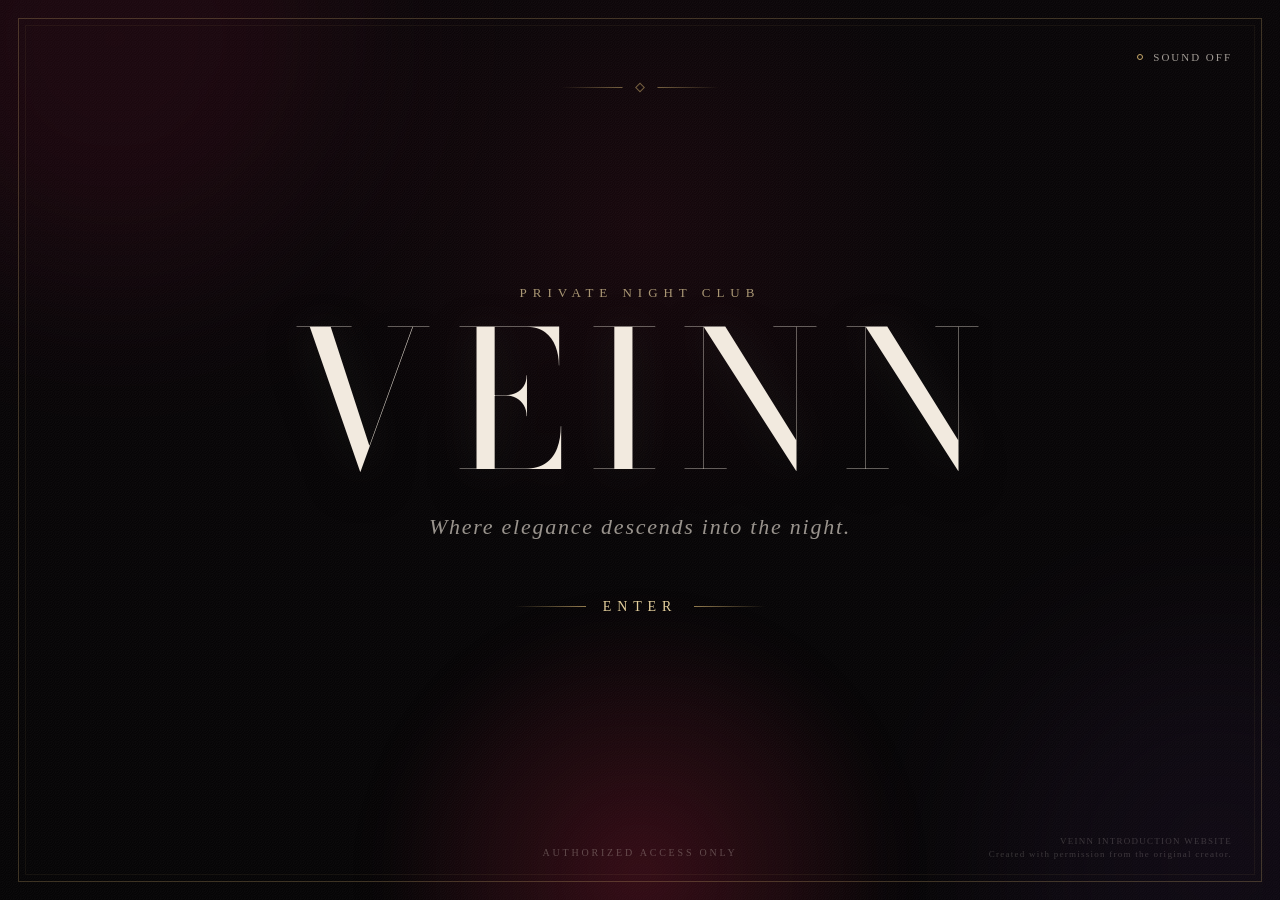
<file: index.html>
<!DOCTYPE html>
<html lang="ja">
<head>
  <meta charset="UTF-8" />
  <meta name="viewport" content="width=device-width, initial-scale=1.0" />
  <meta name="theme-color" content="#070506" />
  <meta
    name="description"
    content="VEINN — A FLOOR / B FLOOR の入口をイメージした紹介サイト"
  />
  <title>VEINN</title>

  <!-- 外部フォント。オフラインでも代替フォントで表示されます。 -->
  <link rel="preconnect" href="https://fonts.googleapis.com" />
  <link rel="preconnect" href="https://fonts.gstatic.com" crossorigin />
  <link
    href="https://fonts.googleapis.com/css2?family=Bodoni+Moda:opsz,wght@6..96,400;6..96,500&family=Noto+Serif+JP:wght@300;400;500&display=swap"
    rel="stylesheet"
  />

  <link rel="stylesheet" href="style.css" />
</head>

<body>
  <div class="site-shell" id="siteShell">
    <div class="ambient ambient--one" aria-hidden="true"></div>
    <div class="ambient ambient--two" aria-hidden="true"></div>
    <div class="grain" aria-hidden="true"></div>

    <header class="topbar">
      <button
        class="sound-toggle"
        id="soundToggle"
        type="button"
        aria-pressed="false"
        aria-label="環境音の切り替え"
      >
        <span class="sound-toggle__dot" aria-hidden="true"></span>
        <span class="sound-toggle__label">SOUND OFF</span>
      </button>
    </header>

    <main>
      <!-- INTRO -->
      <section class="screen intro-screen is-active" id="introScreen" aria-labelledby="veinnTitle">
        <div class="ornament ornament--top" aria-hidden="true">
          <span></span>
          <i></i>
          <span></span>
        </div>

        <div class="intro-content">
          <p class="eyebrow">PRIVATE NIGHT CLUB</p>

          <h1 class="logo" id="veinnTitle" aria-label="VEINN">
            <span>V</span><span>E</span><span>I</span><span>N</span><span>N</span>
          </h1>

          <p class="intro-copy">
            Where elegance descends into the night.
          </p>

          <button class="enter-button" id="enterButton" type="button">
            <span class="enter-button__line" aria-hidden="true"></span>
            <span>ENTER</span>
            <span class="enter-button__line" aria-hidden="true"></span>
          </button>
        </div>

        <div class="door-glow" aria-hidden="true"></div>

        <p class="scroll-note">AUTHORIZED ACCESS ONLY</p>
      </section>

      <!-- FLOOR SELECT -->
      <section class="screen floor-screen" id="floorScreen" aria-labelledby="floorTitle" aria-hidden="true">
        <div class="floor-heading">
          <p class="eyebrow">WELCOME TO VEINN</p>
          <h2 id="floorTitle">Choose your floor.</h2>
          <p>今夜、どちらの扉を開きますか。</p>
        </div>

        <div class="floor-grid">
          <a
            class="floor-card floor-card--a"
            href="a-floor.html"
            aria-label="A FLOORへ進む"
          >
            <span class="floor-card__watermark" aria-hidden="true">VEINN</span>
            <span class="floor-card__number">01</span>
            <div class="floor-card__content">
              <p class="floor-card__label">MAIN FLOOR</p>
              <h3>A FLOOR</h3>
              <span class="floor-card__cta">OPEN THE DOOR</span>
            </div>
            <span class="floor-card__shine" aria-hidden="true"></span>
          </a>

          <a
            class="floor-card floor-card--b"
            href="b-floor.html"
            aria-label="B FLOORへ進む"
          >
            <span class="floor-card__watermark" aria-hidden="true">VEINN</span>
            <span class="floor-card__number">02</span>
            <div class="floor-card__content">
              <p class="floor-card__label">SECOND FLOOR</p>
              <h3>B FLOOR</h3>
              <span class="floor-card__cta">DESCEND BELOW</span>
            </div>
            <span class="floor-card__shine" aria-hidden="true"></span>
          </a>
        </div>

        <button class="back-button" id="backButton" type="button">
          ← RETURN TO ENTRANCE
        </button>
      </section>
    </main>

    <footer class="credits">
      <p>VEINN INTRODUCTION WEBSITE</p>
      <p>Created with permission from the original creator.</p>
    </footer>

    <div class="transition-curtain" id="transitionCurtain" aria-hidden="true">
      <div></div>
      <div></div>
    </div>
  </div>

  <script src="script.js"></script>
</body>
</html>
</file>
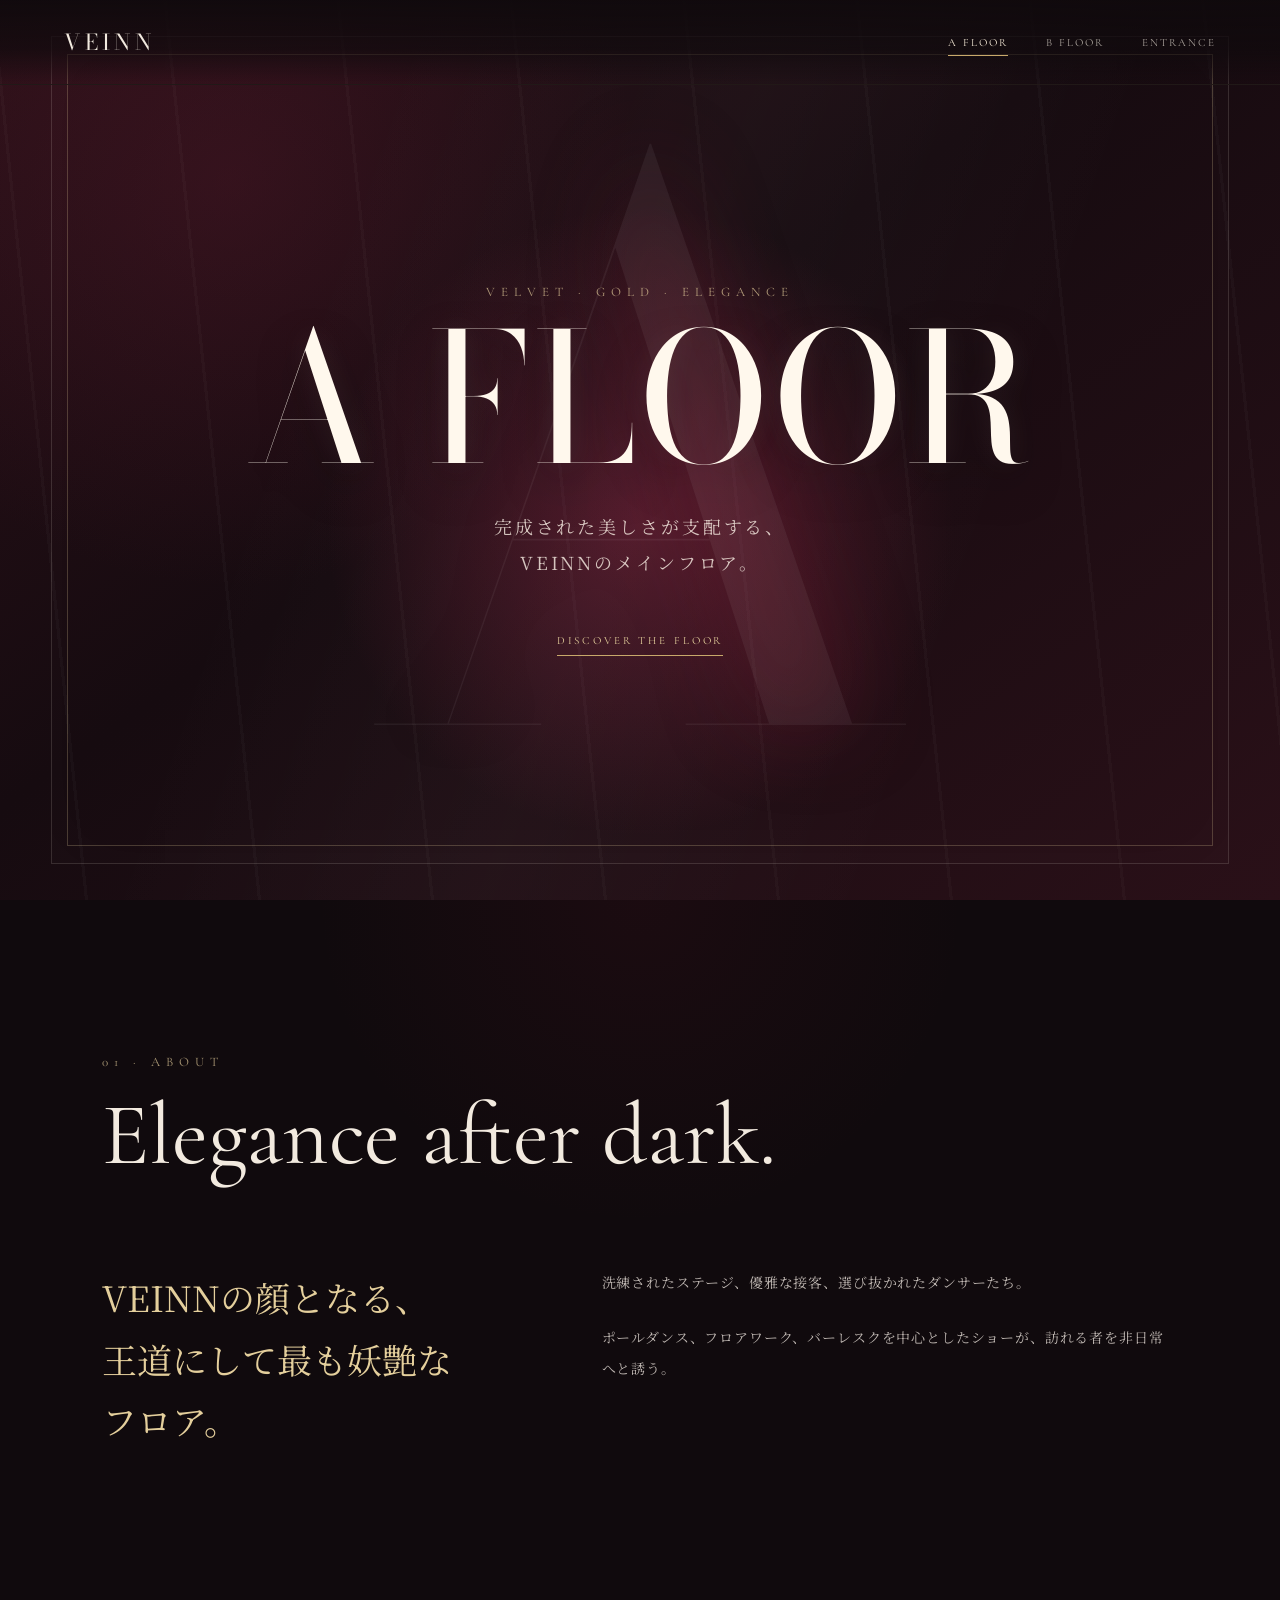
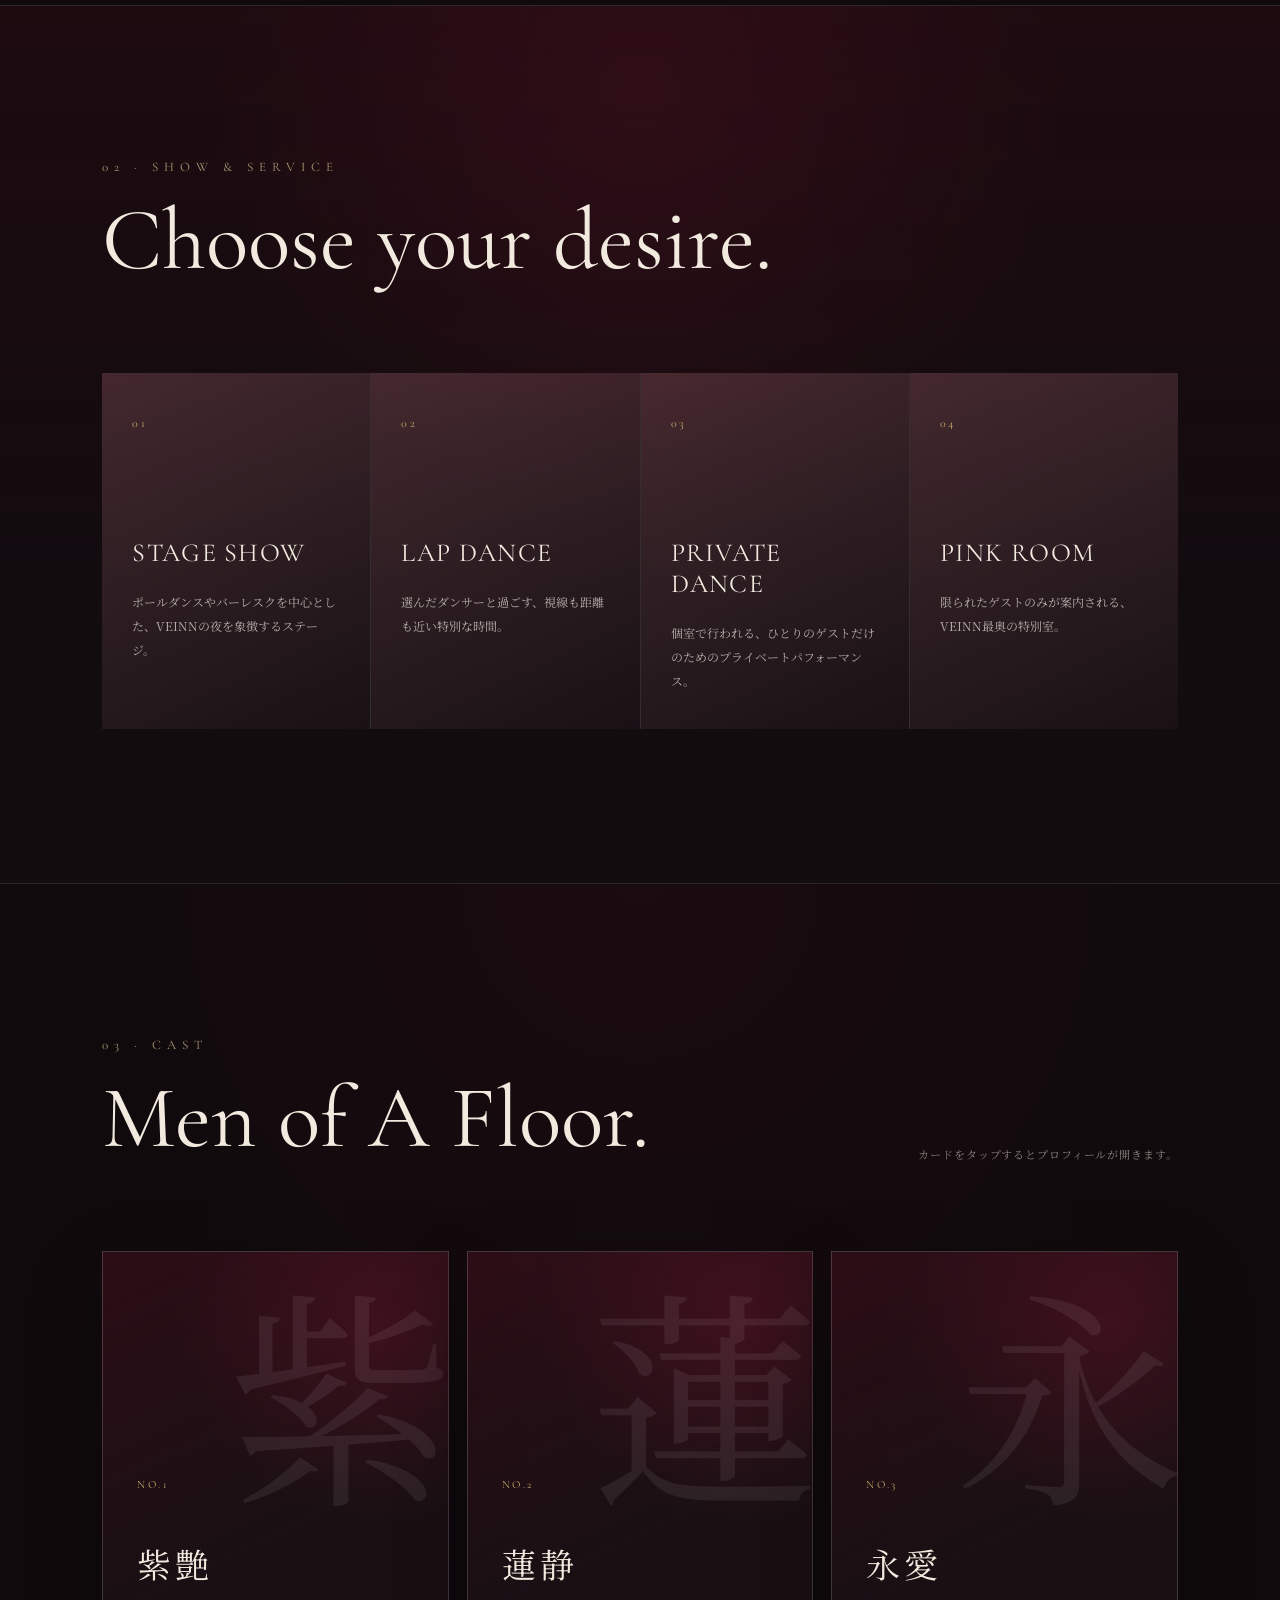
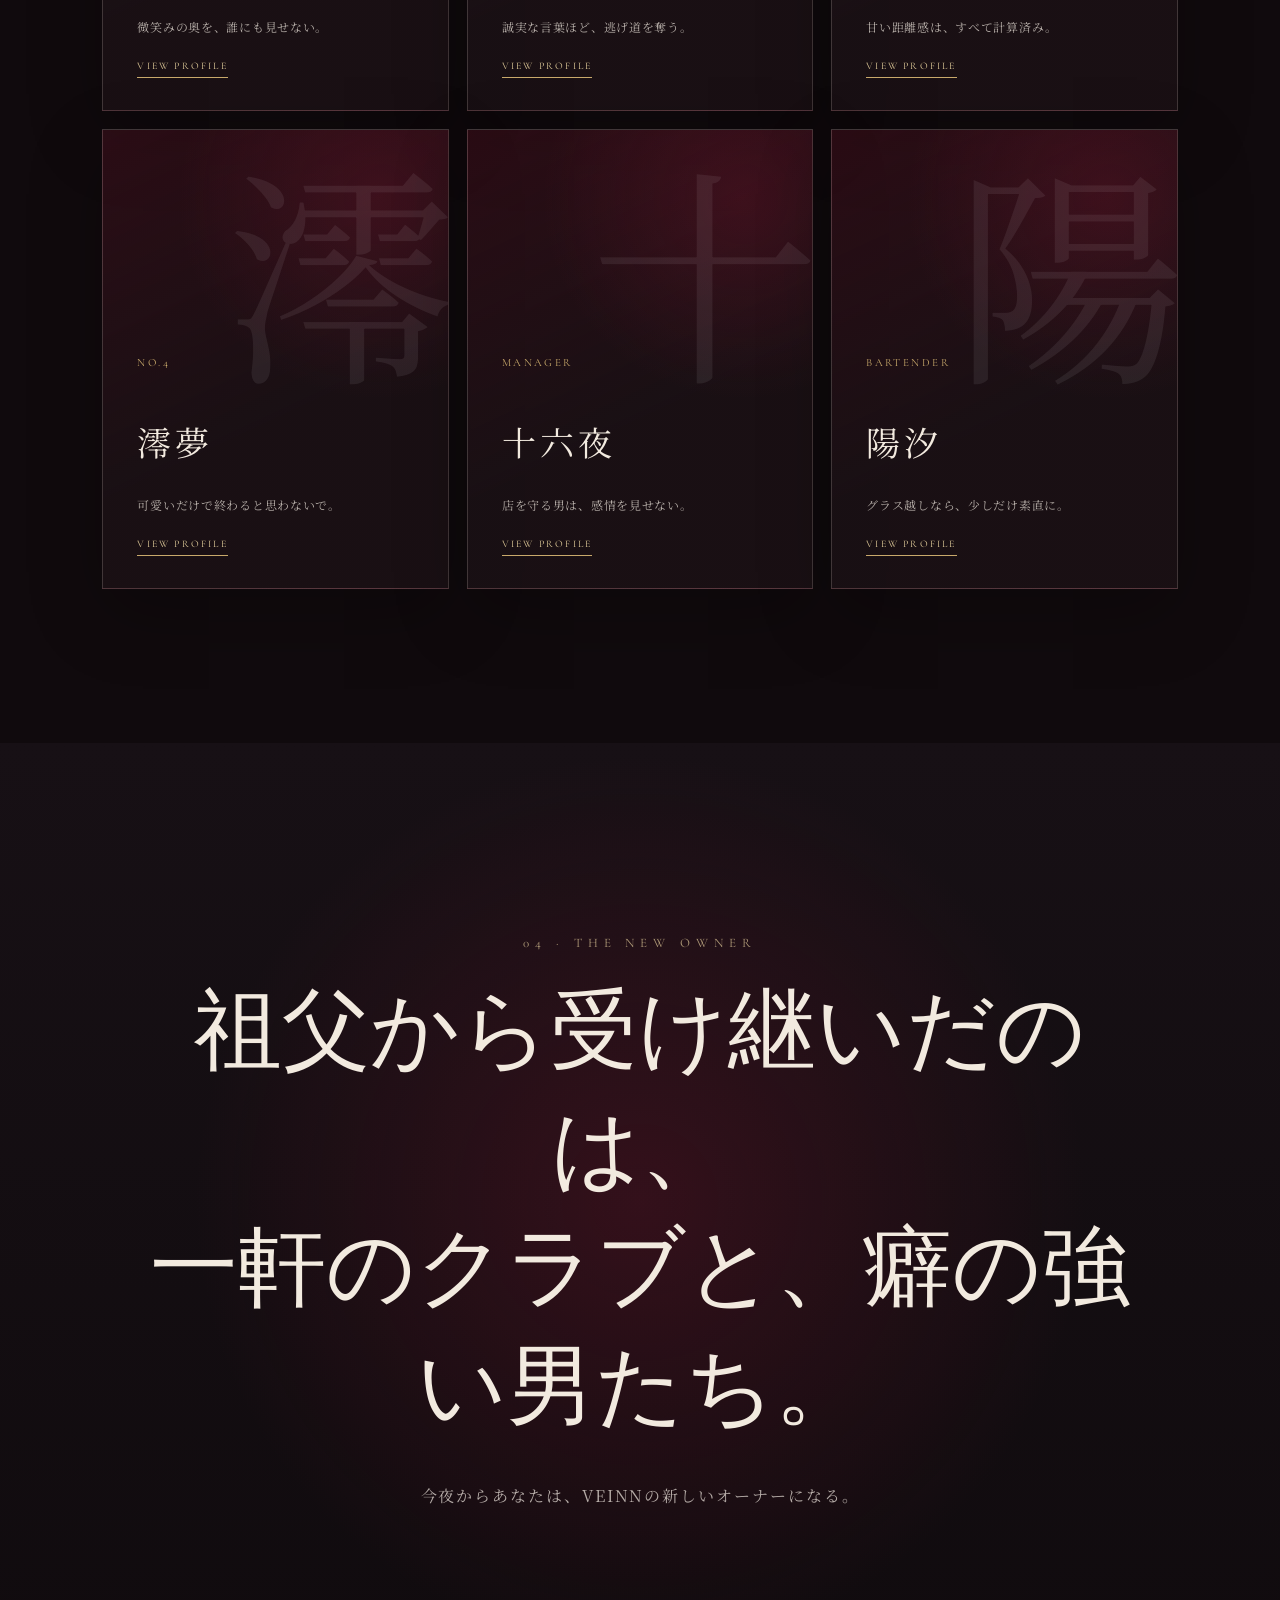
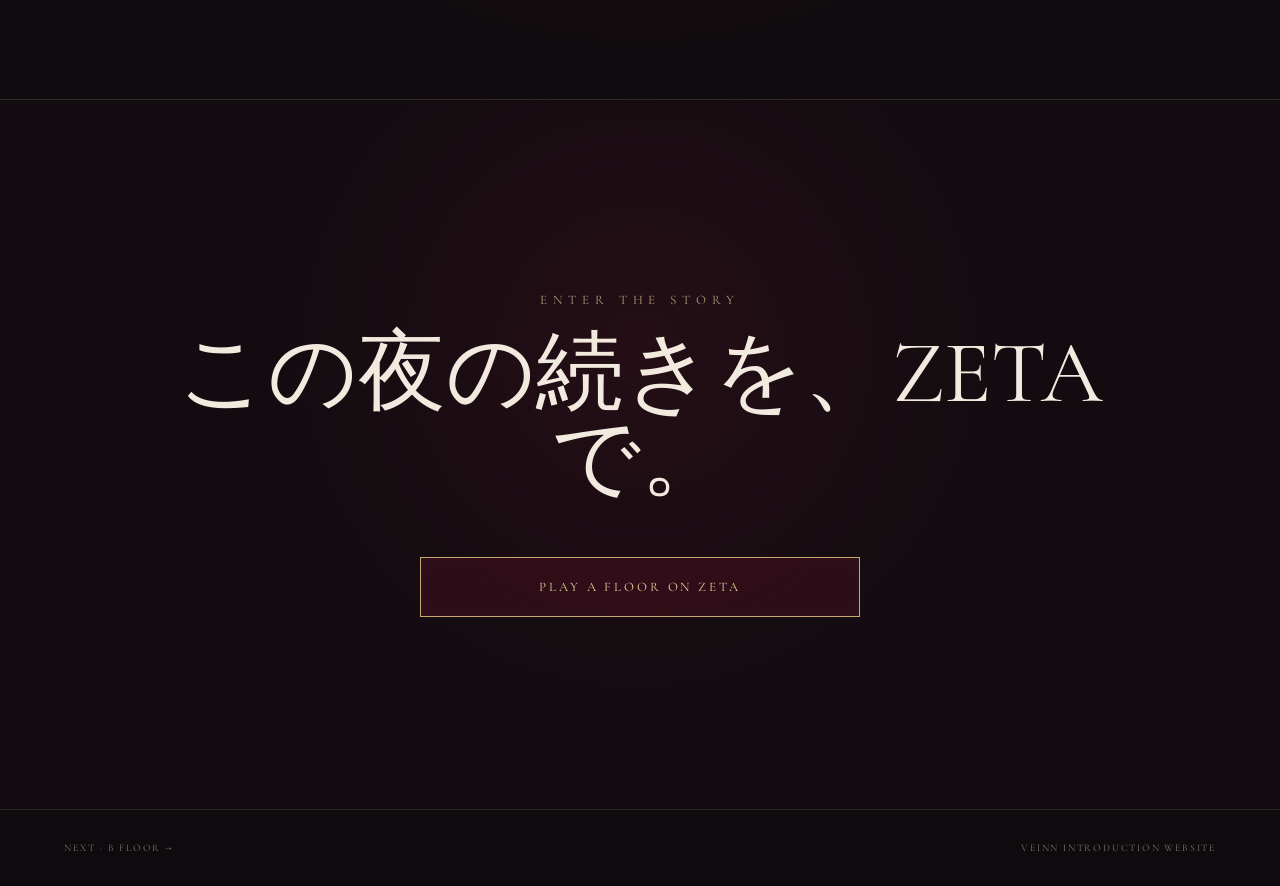
<file: a-floor.html>
<!DOCTYPE html>
<html lang="ja">
<head>
  <meta charset="UTF-8" />
  <meta name="viewport" content="width=device-width, initial-scale=1.0" />
  <meta name="theme-color" content="#090507" />
  <meta name="description" content="VEINN A FLOOR — Velvet, Gold, Elegance." />
  <title>A FLOOR — VEINN</title>
  <link rel="preconnect" href="https://fonts.googleapis.com" />
  <link rel="preconnect" href="https://fonts.gstatic.com" crossorigin />
  <link href="https://fonts.googleapis.com/css2?family=Bodoni+Moda:opsz,wght@6..96,400;6..96,500&family=Cormorant+Garamond:wght@400;500;600&family=Noto+Serif+JP:wght@300;400;500&display=swap" rel="stylesheet" />
  <link rel="stylesheet" href="style.css" />
</head>
<body class="floor-body floor-body--a">
  <header class="floor-nav">
    <a class="floor-nav__brand" href="index.html" aria-label="VEINN入口へ">VEINN</a>
    <nav aria-label="フロアナビゲーション">
      <a class="is-current" href="a-floor.html">A FLOOR</a>
      <a href="b-floor.html">B FLOOR</a>
      <a href="index.html">ENTRANCE</a>
    </nav>
  </header>

  <main class="floor-page floor-page--a">
    <section class="floor-hero floor-hero--a">
      <div class="floor-hero__veil" aria-hidden="true"></div>
      <div class="floor-hero__monogram" aria-hidden="true">A</div>
      <div class="floor-hero__content">
        <p class="eyebrow">VELVET · GOLD · ELEGANCE</p>
        <h1>A FLOOR</h1>
        <p class="floor-hero__lead">完成された美しさが支配する、<br />VEINNのメインフロア。</p>
        <a class="scroll-link" href="#about">DISCOVER THE FLOOR</a>
      </div>
    </section>

    <section class="floor-section floor-about" id="about">
      <div class="section-heading">
        <p class="eyebrow">01 · ABOUT</p>
        <h2>Elegance after dark.</h2>
      </div>
      <div class="about-grid">
        <p class="about-grid__lead">VEINNの顔となる、<br />王道にして最も妖艶なフロア。</p>
        <div class="about-grid__copy">
          <p>洗練されたステージ、優雅な接客、選び抜かれたダンサーたち。</p>
          <p>ポールダンス、フロアワーク、バーレスクを中心としたショーが、訪れる者を非日常へと誘う。</p>
        </div>
      </div>
    </section>

    <section class="floor-section service-section">
      <div class="section-heading">
        <p class="eyebrow">02 · SHOW &amp; SERVICE</p>
        <h2>Choose your desire.</h2>
      </div>
      <div class="service-grid">
        <article><span>01</span><h3>STAGE SHOW</h3><p>ポールダンスやバーレスクを中心とした、VEINNの夜を象徴するステージ。</p></article>
        <article><span>02</span><h3>LAP DANCE</h3><p>選んだダンサーと過ごす、視線も距離も近い特別な時間。</p></article>
        <article><span>03</span><h3>PRIVATE DANCE</h3><p>個室で行われる、ひとりのゲストだけのためのプライベートパフォーマンス。</p></article>
        <article><span>04</span><h3>PINK ROOM</h3><p>限られたゲストのみが案内される、VEINN最奥の特別室。</p></article>
      </div>
    </section>

    <section class="floor-section cast-section" id="cast">
      <div class="section-heading section-heading--split">
        <div><p class="eyebrow">03 · CAST</p><h2>Men of A Floor.</h2></div>
        <p>カードをタップするとプロフィールが開きます。</p>
      </div>
      <div class="cast-grid">
        <button class="cast-card" type="button" data-cast="shien"><span class="cast-card__rank">NO.1</span><span class="cast-card__initial">紫</span><span class="cast-card__name">紫艶</span><span class="cast-card__copy">微笑みの奥を、誰にも見せない。</span><span class="cast-card__cta">VIEW PROFILE</span></button>
        <button class="cast-card" type="button" data-cast="rensei"><span class="cast-card__rank">NO.2</span><span class="cast-card__initial">蓮</span><span class="cast-card__name">蓮静</span><span class="cast-card__copy">誠実な言葉ほど、逃げ道を奪う。</span><span class="cast-card__cta">VIEW PROFILE</span></button>
        <button class="cast-card" type="button" data-cast="toa"><span class="cast-card__rank">NO.3</span><span class="cast-card__initial">永</span><span class="cast-card__name">永愛</span><span class="cast-card__copy">甘い距離感は、すべて計算済み。</span><span class="cast-card__cta">VIEW PROFILE</span></button>
        <button class="cast-card" type="button" data-cast="reimu"><span class="cast-card__rank">NO.4</span><span class="cast-card__initial">澪</span><span class="cast-card__name">澪夢</span><span class="cast-card__copy">可愛いだけで終わると思わないで。</span><span class="cast-card__cta">VIEW PROFILE</span></button>
        <button class="cast-card" type="button" data-cast="izayoi"><span class="cast-card__rank">MANAGER</span><span class="cast-card__initial">十</span><span class="cast-card__name">十六夜</span><span class="cast-card__copy">店を守る男は、感情を見せない。</span><span class="cast-card__cta">VIEW PROFILE</span></button>
        <button class="cast-card" type="button" data-cast="hishio"><span class="cast-card__rank">BARTENDER</span><span class="cast-card__initial">陽</span><span class="cast-card__name">陽汐</span><span class="cast-card__copy">グラス越しなら、少しだけ素直に。</span><span class="cast-card__cta">VIEW PROFILE</span></button>
      </div>
    </section>

    <section class="owner-story">
      <p class="eyebrow">04 · THE NEW OWNER</p>
      <h2>祖父から受け継いだのは、<br />一軒のクラブと、癖の強い男たち。</h2>
      <p>今夜からあなたは、VEINNの新しいオーナーになる。</p>
    </section>

    <section class="story-link story-link--a">
      <p class="eyebrow">ENTER THE STORY</p>
      <h2>この夜の続きを、ZETAで。</h2>
      <a href="https://zeta-ai.io/ja/plots/9802dc41-22ca-48ca-bf9f-8503c04b9bb0/profile?share_id=s9zvphhwv" target="_blank" rel="noopener noreferrer">PLAY A FLOOR ON ZETA</a>
    </section>
  </main>

  <footer class="floor-footer"><a href="b-floor.html">NEXT · B FLOOR →</a><p>VEINN INTRODUCTION WEBSITE</p></footer>

  <dialog class="cast-dialog" id="castDialog" aria-labelledby="castDialogName">
    <button class="cast-dialog__close" type="button" aria-label="プロフィールを閉じる">×</button>
    <p class="cast-dialog__rank" id="castDialogRank"></p>
    <h2 id="castDialogName"></h2>
    <p class="cast-dialog__meta" id="castDialogMeta"></p>
    <p class="cast-dialog__description" id="castDialogDescription"></p>
    <p class="cast-dialog__quote" id="castDialogQuote"></p>
  </dialog>

  <script src="script.js"></script>
</body>
</html>
</file>
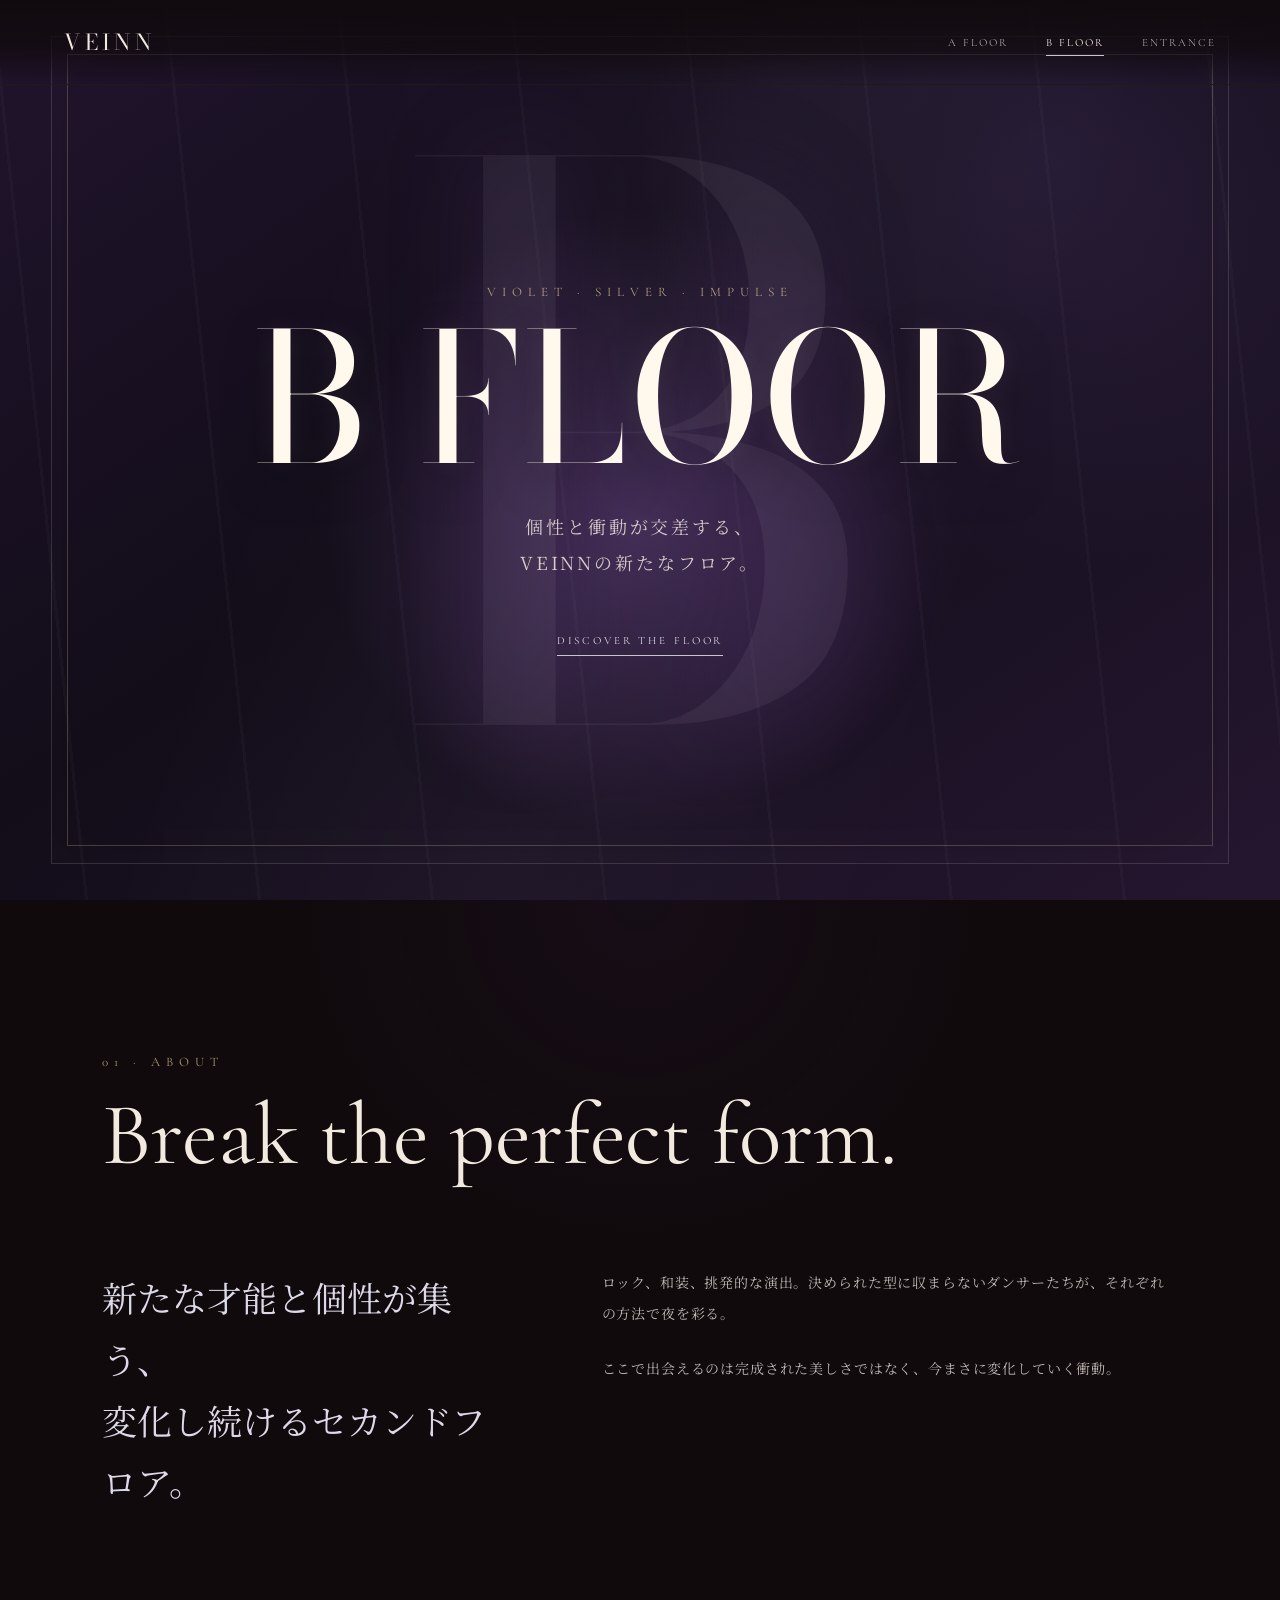
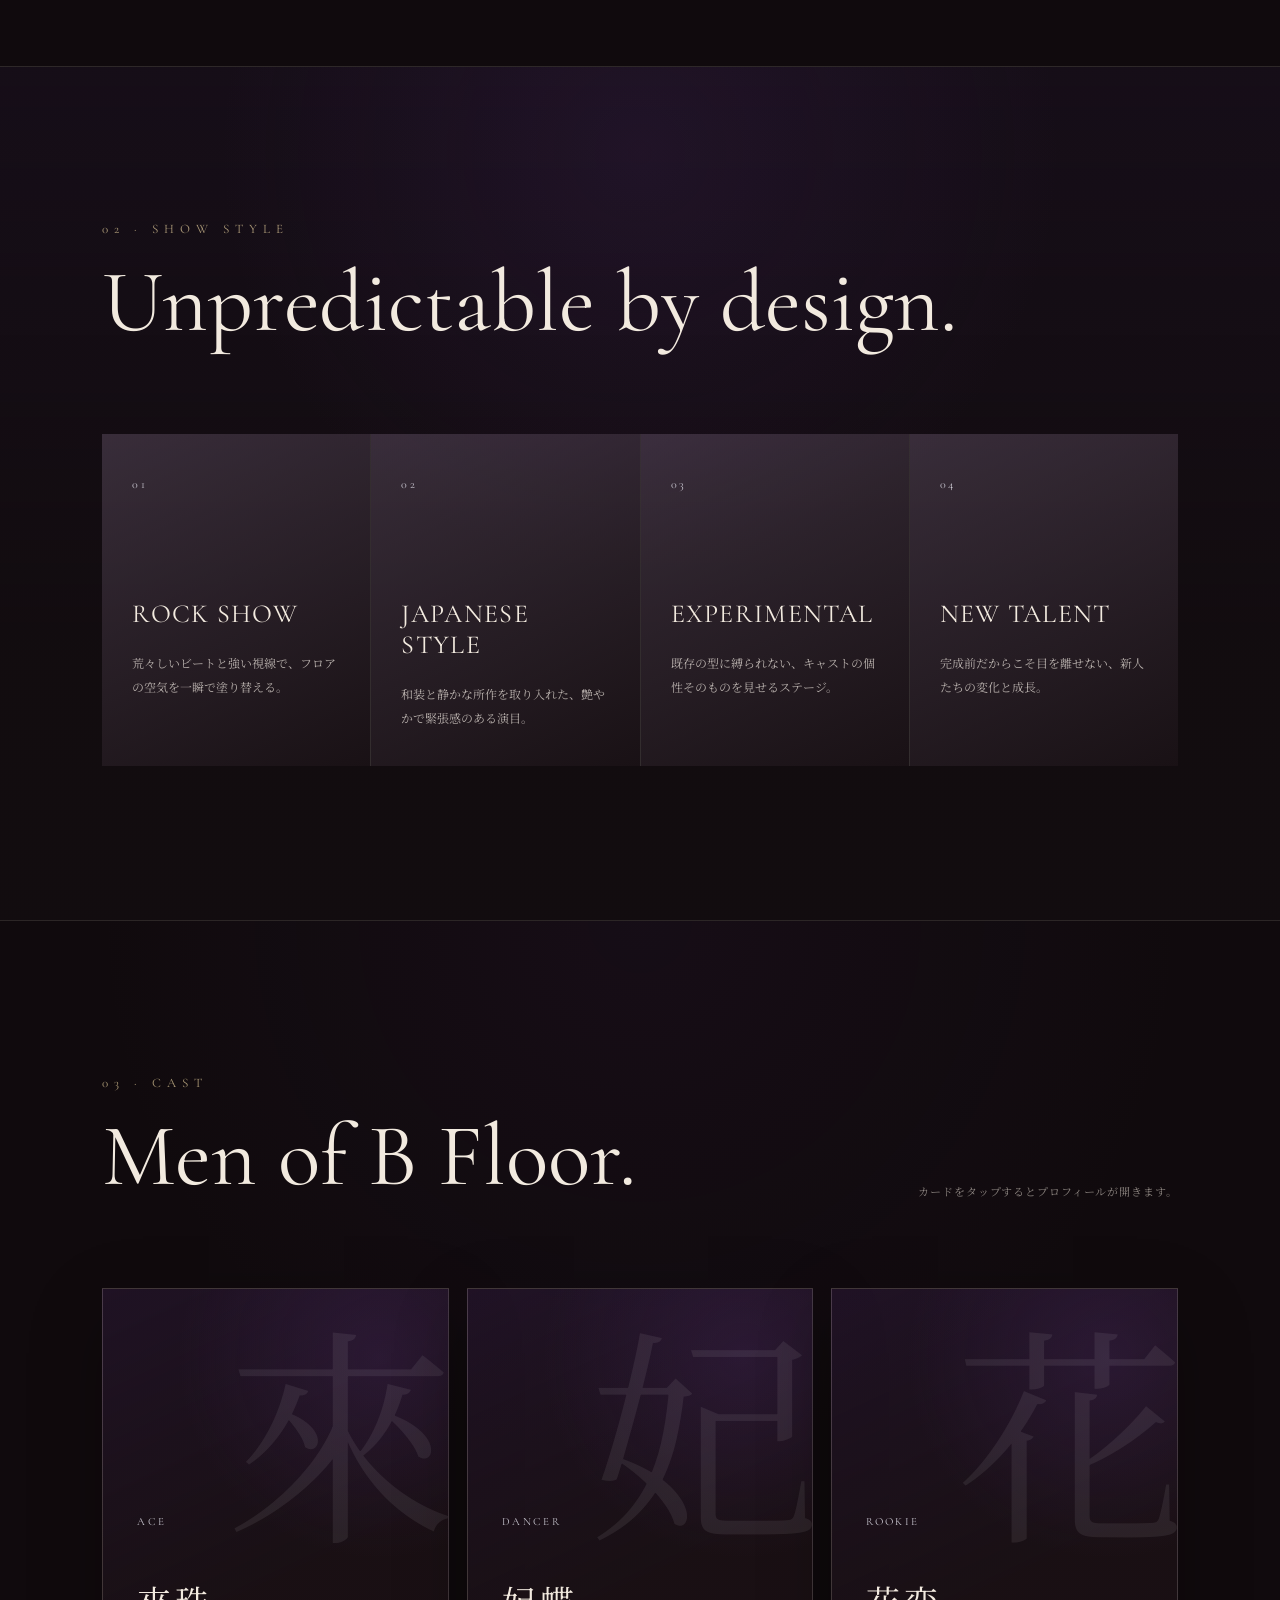
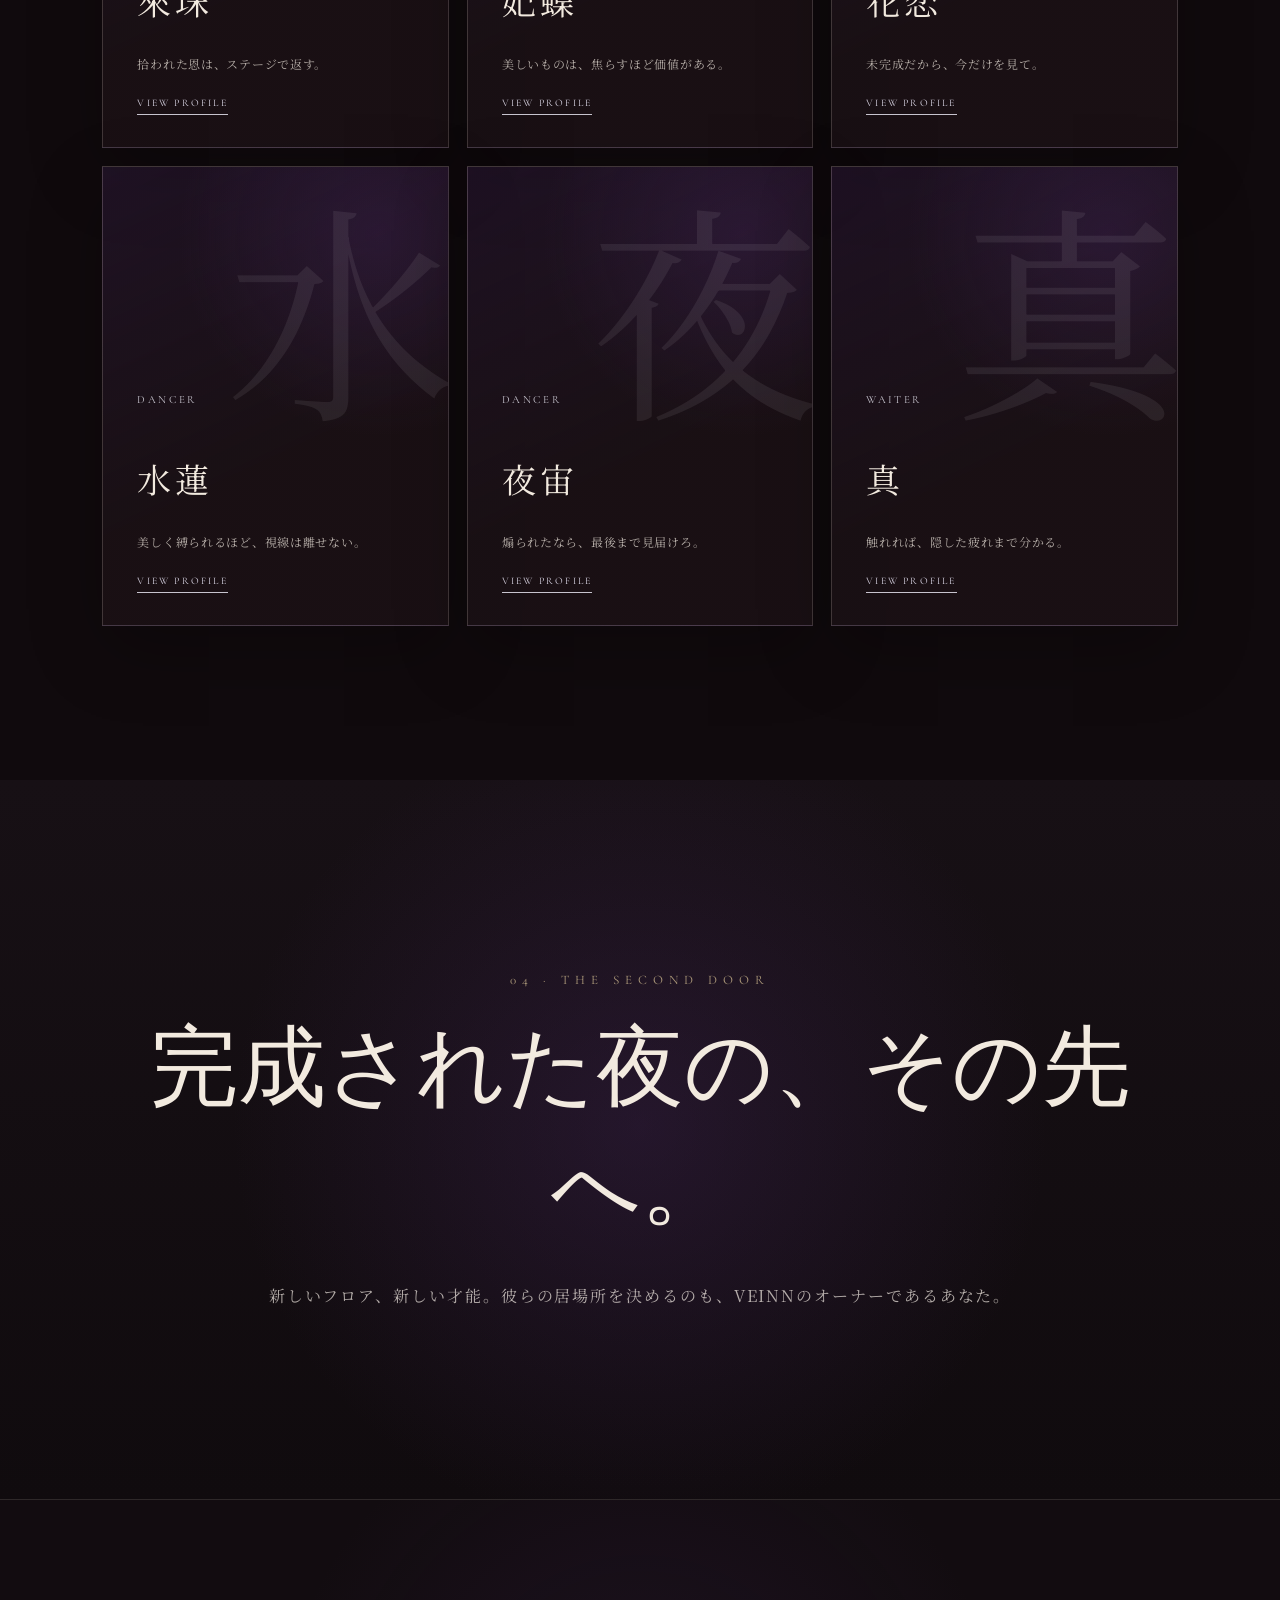
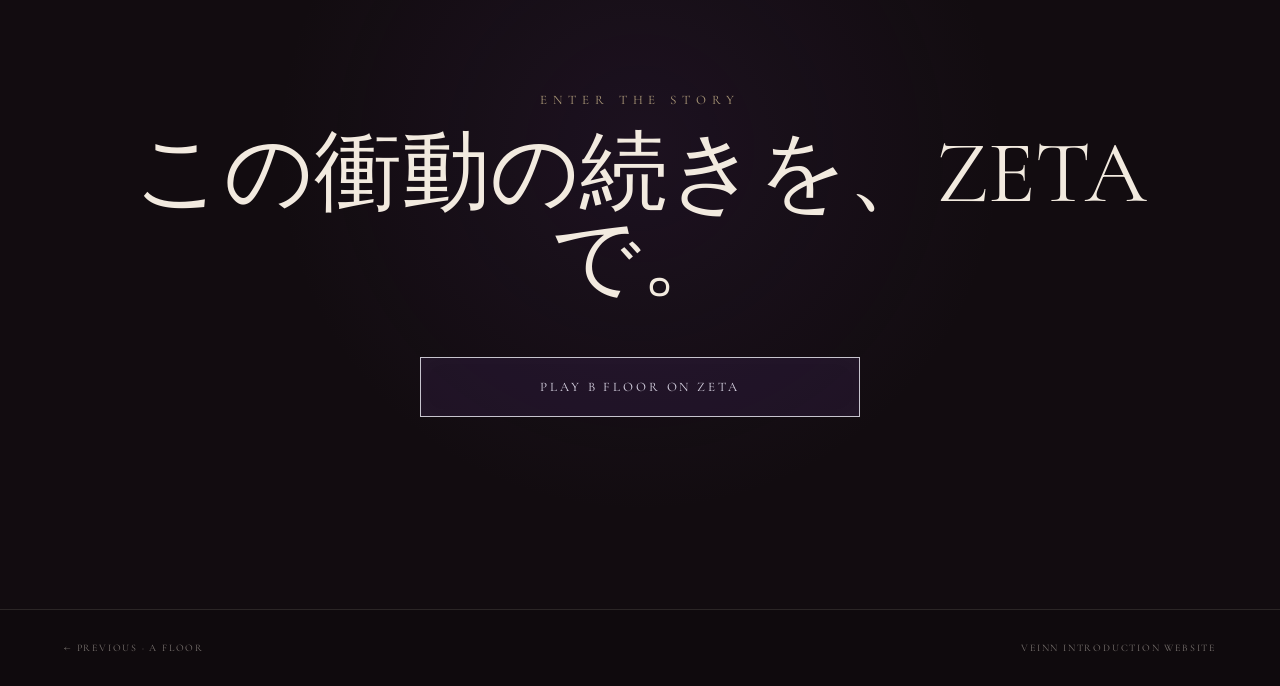
<file: b-floor.html>
<!DOCTYPE html>
<html lang="ja">
<head>
  <meta charset="UTF-8" />
  <meta name="viewport" content="width=device-width, initial-scale=1.0" />
  <meta name="theme-color" content="#08060c" />
  <meta name="description" content="VEINN B FLOOR — Violet, Silver, Impulse." />
  <title>B FLOOR — VEINN</title>
  <link rel="preconnect" href="https://fonts.googleapis.com" />
  <link rel="preconnect" href="https://fonts.gstatic.com" crossorigin />
  <link href="https://fonts.googleapis.com/css2?family=Bodoni+Moda:opsz,wght@6..96,400;6..96,500&family=Cormorant+Garamond:wght@400;500;600&family=Noto+Serif+JP:wght@300;400;500&display=swap" rel="stylesheet" />
  <link rel="stylesheet" href="style.css" />
</head>
<body class="floor-body floor-body--b">
  <header class="floor-nav">
    <a class="floor-nav__brand" href="index.html" aria-label="VEINN入口へ">VEINN</a>
    <nav aria-label="フロアナビゲーション"><a href="a-floor.html">A FLOOR</a><a class="is-current" href="b-floor.html">B FLOOR</a><a href="index.html">ENTRANCE</a></nav>
  </header>

  <main class="floor-page floor-page--b">
    <section class="floor-hero floor-hero--b">
      <div class="floor-hero__veil" aria-hidden="true"></div><div class="floor-hero__monogram" aria-hidden="true">B</div>
      <div class="floor-hero__content"><p class="eyebrow">VIOLET · SILVER · IMPULSE</p><h1>B FLOOR</h1><p class="floor-hero__lead">個性と衝動が交差する、<br />VEINNの新たなフロア。</p><a class="scroll-link" href="#about">DISCOVER THE FLOOR</a></div>
    </section>

    <section class="floor-section floor-about" id="about">
      <div class="section-heading"><p class="eyebrow">01 · ABOUT</p><h2>Break the perfect form.</h2></div>
      <div class="about-grid"><p class="about-grid__lead">新たな才能と個性が集う、<br />変化し続けるセカンドフロア。</p><div class="about-grid__copy"><p>ロック、和装、挑発的な演出。決められた型に収まらないダンサーたちが、それぞれの方法で夜を彩る。</p><p>ここで出会えるのは完成された美しさではなく、今まさに変化していく衝動。</p></div></div>
    </section>

    <section class="floor-section service-section">
      <div class="section-heading"><p class="eyebrow">02 · SHOW STYLE</p><h2>Unpredictable by design.</h2></div>
      <div class="service-grid"><article><span>01</span><h3>ROCK SHOW</h3><p>荒々しいビートと強い視線で、フロアの空気を一瞬で塗り替える。</p></article><article><span>02</span><h3>JAPANESE STYLE</h3><p>和装と静かな所作を取り入れた、艶やかで緊張感のある演目。</p></article><article><span>03</span><h3>EXPERIMENTAL</h3><p>既存の型に縛られない、キャストの個性そのものを見せるステージ。</p></article><article><span>04</span><h3>NEW TALENT</h3><p>完成前だからこそ目を離せない、新人たちの変化と成長。</p></article></div>
    </section>

    <section class="floor-section cast-section" id="cast">
      <div class="section-heading section-heading--split"><div><p class="eyebrow">03 · CAST</p><h2>Men of B Floor.</h2></div><p>カードをタップするとプロフィールが開きます。</p></div>
      <div class="cast-grid">
        <button class="cast-card" type="button" data-cast="raiju"><span class="cast-card__rank">ACE</span><span class="cast-card__initial">來</span><span class="cast-card__name">來珠</span><span class="cast-card__copy">拾われた恩は、ステージで返す。</span><span class="cast-card__cta">VIEW PROFILE</span></button>
        <button class="cast-card" type="button" data-cast="kichou"><span class="cast-card__rank">DANCER</span><span class="cast-card__initial">妃</span><span class="cast-card__name">妃蝶</span><span class="cast-card__copy">美しいものは、焦らすほど価値がある。</span><span class="cast-card__cta">VIEW PROFILE</span></button>
        <button class="cast-card" type="button" data-cast="karen"><span class="cast-card__rank">ROOKIE</span><span class="cast-card__initial">花</span><span class="cast-card__name">花恋</span><span class="cast-card__copy">未完成だから、今だけを見て。</span><span class="cast-card__cta">VIEW PROFILE</span></button>
        <button class="cast-card" type="button" data-cast="suiren"><span class="cast-card__rank">DANCER</span><span class="cast-card__initial">水</span><span class="cast-card__name">水蓮</span><span class="cast-card__copy">美しく縛られるほど、視線は離せない。</span><span class="cast-card__cta">VIEW PROFILE</span></button>
        <button class="cast-card" type="button" data-cast="yosora"><span class="cast-card__rank">DANCER</span><span class="cast-card__initial">夜</span><span class="cast-card__name">夜宙</span><span class="cast-card__copy">煽られたなら、最後まで見届けろ。</span><span class="cast-card__cta">VIEW PROFILE</span></button>
        <button class="cast-card" type="button" data-cast="makoto"><span class="cast-card__rank">WAITER</span><span class="cast-card__initial">真</span><span class="cast-card__name">真</span><span class="cast-card__copy">触れれば、隠した疲れまで分かる。</span><span class="cast-card__cta">VIEW PROFILE</span></button>
      </div>
    </section>

    <section class="owner-story"><p class="eyebrow">04 · THE SECOND DOOR</p><h2>完成された夜の、その先へ。</h2><p>新しいフロア、新しい才能。彼らの居場所を決めるのも、VEINNのオーナーであるあなた。</p></section>
    <section class="story-link story-link--b"><p class="eyebrow">ENTER THE STORY</p><h2>この衝動の続きを、ZETAで。</h2><a href="https://zeta-ai.io/ja/plots/16c171e0-55c2-4995-996e-be3a4a91913d/profile?share_id=b7j9xpzg4" target="_blank" rel="noopener noreferrer">PLAY B FLOOR ON ZETA</a></section>
  </main>

  <footer class="floor-footer"><a href="a-floor.html">← PREVIOUS · A FLOOR</a><p>VEINN INTRODUCTION WEBSITE</p></footer>
  <dialog class="cast-dialog" id="castDialog" aria-labelledby="castDialogName"><button class="cast-dialog__close" type="button" aria-label="プロフィールを閉じる">×</button><p class="cast-dialog__rank" id="castDialogRank"></p><h2 id="castDialogName"></h2><p class="cast-dialog__meta" id="castDialogMeta"></p><p class="cast-dialog__description" id="castDialogDescription"></p><p class="cast-dialog__quote" id="castDialogQuote"></p></dialog>
  <script src="script.js"></script>
</body>
</html>
</file>
<file: style.css>
/* =========================================================
   VEINN INTRO SITE
   Color palette:
   Black      #070506
   Wine       #2b0710
   Gold       #c8a96b
   Ivory      #f2eadf
   Violet     #2a1636
========================================================= */

:root {
  --black: #070506;
  --black-soft: #0d090b;
  --wine: #2b0710;
  --wine-light: #5a1425;
  --gold: #c8a96b;
  --gold-soft: #e4cf9c;
  --ivory: #f2eadf;
  --muted: #b8aaa2;
  --violet: #2a1636;
  --silver: #c7c4ce;
  --ease-luxury: cubic-bezier(0.22, 1, 0.36, 1);
}

* {
  box-sizing: border-box;
}

html {
  background: var(--black);
  color-scheme: dark;
}

body {
  margin: 0;
  min-width: 320px;
  min-height: 100vh;
  overflow: hidden;
  background:
    radial-gradient(circle at 50% 25%, rgba(94, 18, 38, 0.18), transparent 34%),
    linear-gradient(180deg, #080507 0%, #050405 100%);
  color: var(--ivory);
  font-family: "Noto Serif JP", "Yu Mincho", "Hiragino Mincho ProN", serif;
}

button,
a {
  -webkit-tap-highlight-color: transparent;
}

button {
  font: inherit;
}

a {
  color: inherit;
  text-decoration: none;
}

.site-shell {
  position: relative;
  width: 100%;
  min-height: 100vh;
  min-height: 100svh;
  min-height: 100dvh;
  isolation: isolate;
  overflow: hidden;
}

.site-shell::before,
.site-shell::after {
  content: "";
  position: fixed;
  inset: 18px;
  z-index: 20;
  pointer-events: none;
}

.site-shell::before {
  border: 1px solid rgba(200, 169, 107, 0.28);
}

.site-shell::after {
  inset: 25px;
  border: 1px solid rgba(200, 169, 107, 0.07);
}

.ambient {
  position: fixed;
  z-index: -4;
  border-radius: 999px;
  filter: blur(90px);
  opacity: 0.25;
  pointer-events: none;
  animation: drift 14s ease-in-out infinite alternate;
}

.ambient--one {
  width: 38vw;
  height: 38vw;
  top: -16vw;
  left: -10vw;
  background: #571127;
}

.ambient--two {
  width: 34vw;
  height: 34vw;
  right: -12vw;
  bottom: -14vw;
  background: #2e193e;
  animation-delay: -5s;
}

.grain {
  position: fixed;
  inset: 0;
  z-index: -2;
  pointer-events: none;
  opacity: 0.035;
  background-image:
    repeating-radial-gradient(circle at 0 0, transparent 0, #fff 1px, transparent 2px);
  background-size: 7px 7px;
  mix-blend-mode: soft-light;
}

.topbar {
  position: fixed;
  top: 42px;
  right: 48px;
  z-index: 30;
}

.sound-toggle {
  display: inline-flex;
  align-items: center;
  gap: 10px;
  padding: 8px 0;
  border: 0;
  background: transparent;
  color: rgba(242, 234, 223, 0.66);
  cursor: pointer;
  letter-spacing: 0.18em;
  font-family: "Cormorant Garamond", serif;
  font-size: 11px;
  transition: color 0.3s ease;
}

.sound-toggle:hover {
  color: var(--gold-soft);
}

.sound-toggle__dot {
  width: 6px;
  height: 6px;
  border: 1px solid var(--gold);
  border-radius: 50%;
  transition: 0.3s ease;
}

.sound-toggle[aria-pressed="true"] .sound-toggle__dot {
  background: var(--gold);
  box-shadow: 0 0 14px rgba(200, 169, 107, 0.7);
}

.screen {
  position: fixed;
  inset: 0;
  width: 100%;
  min-height: 100vh;
  min-height: 100svh;
  min-height: 100dvh;
  padding: 88px 7vw 74px;
  display: grid;
  place-items: center;
  opacity: 0;
  visibility: hidden;
  pointer-events: none;
  transform: scale(1.02);
  transition:
    opacity 0.9s var(--ease-luxury),
    transform 1.1s var(--ease-luxury),
    visibility 0s linear 1.1s;
}

.screen.is-active {
  position: fixed;
  opacity: 1;
  visibility: visible;
  pointer-events: auto;
  transform: scale(1);
  transition-delay: 0s;
}

.intro-screen {
  text-align: center;
}

.intro-content {
  position: relative;
  z-index: 2;
  width: min(92vw, 1000px);
}

.eyebrow {
  margin: 0 0 22px;
  color: rgba(228, 207, 156, 0.72);
  font-family: "Cormorant Garamond", serif;
  font-size: clamp(11px, 1.1vw, 13px);
  letter-spacing: 0.46em;
  text-transform: uppercase;
}

.logo {
  display: flex;
  justify-content: center;
  gap: clamp(0.08em, 1.4vw, 0.18em);
  margin: 0;
  color: var(--ivory);
  font-family: "Bodoni Moda", "Times New Roman", serif;
  font-size: clamp(68px, 15vw, 190px);
  font-weight: 400;
  line-height: 0.82;
  letter-spacing: 0.025em;
  text-shadow:
    0 0 40px rgba(242, 234, 223, 0.08),
    0 14px 42px rgba(0, 0, 0, 0.55);
}

.logo span {
  display: inline-block;
  opacity: 0;
  transform: translateY(28px);
  animation: revealLetter 1.25s var(--ease-luxury) forwards;
}

.logo span:nth-child(1) { animation-delay: 0.15s; }
.logo span:nth-child(2) { animation-delay: 0.25s; }
.logo span:nth-child(3) { animation-delay: 0.35s; }
.logo span:nth-child(4) { animation-delay: 0.45s; }
.logo span:nth-child(5) { animation-delay: 0.55s; }

.intro-copy {
  margin: 35px auto 45px;
  color: rgba(242, 234, 223, 0.62);
  font-family: "Cormorant Garamond", serif;
  font-size: clamp(16px, 2vw, 22px);
  font-style: italic;
  letter-spacing: 0.08em;
  opacity: 0;
  animation: fadeUp 1.1s 0.85s var(--ease-luxury) forwards;
}

.enter-button {
  display: inline-grid;
  grid-template-columns: minmax(28px, 72px) auto minmax(28px, 72px);
  align-items: center;
  gap: 17px;
  min-width: 250px;
  padding: 14px 20px;
  border: 0;
  background: transparent;
  color: var(--gold-soft);
  cursor: pointer;
  font-family: "Cormorant Garamond", serif;
  font-size: 14px;
  letter-spacing: 0.42em;
  opacity: 0;
  animation: fadeUp 1.1s 1.05s var(--ease-luxury) forwards;
}

.enter-button__line {
  width: 100%;
  height: 1px;
  background: linear-gradient(90deg, transparent, rgba(200, 169, 107, 0.72));
  transition: transform 0.45s var(--ease-luxury);
}

.enter-button__line:last-child {
  background: linear-gradient(90deg, rgba(200, 169, 107, 0.72), transparent);
}

.enter-button:hover .enter-button__line:first-child {
  transform: translateX(-7px);
}

.enter-button:hover .enter-button__line:last-child {
  transform: translateX(7px);
}

.door-glow {
  position: absolute;
  left: 50%;
  bottom: -28vh;
  width: min(44vw, 650px);
  height: 62vh;
  transform: translateX(-50%);
  background: radial-gradient(ellipse at center, rgba(134, 28, 51, 0.38), transparent 67%);
  filter: blur(20px);
  pointer-events: none;
  animation: breathe 6s ease-in-out infinite;
}

.ornament {
  position: absolute;
  top: 84px;
  left: 50%;
  display: flex;
  align-items: center;
  gap: 14px;
  transform: translateX(-50%);
  opacity: 0.55;
}

.ornament span {
  display: block;
  width: 62px;
  height: 1px;
  background: linear-gradient(90deg, transparent, var(--gold));
}

.ornament span:last-child {
  background: linear-gradient(90deg, var(--gold), transparent);
}

.ornament i {
  width: 7px;
  height: 7px;
  border: 1px solid var(--gold);
  transform: rotate(45deg);
}

.scroll-note {
  position: absolute;
  bottom: 42px;
  left: 50%;
  margin: 0;
  transform: translateX(-50%);
  color: rgba(242, 234, 223, 0.28);
  font-family: "Cormorant Garamond", serif;
  font-size: 10px;
  letter-spacing: 0.28em;
  white-space: nowrap;
}

/* Floor selector */
.floor-screen {
  align-content: center;
  gap: 46px;
  background:
    radial-gradient(circle at 24% 50%, rgba(79, 12, 29, 0.24), transparent 38%),
    radial-gradient(circle at 76% 50%, rgba(48, 25, 65, 0.24), transparent 38%);
}

.floor-heading {
  text-align: center;
}

.floor-heading h2 {
  margin: 0;
  font-family: "Cormorant Garamond", serif;
  font-size: clamp(42px, 7vw, 86px);
  font-weight: 400;
  letter-spacing: 0.02em;
}

.floor-heading > p:last-child {
  margin: 13px 0 0;
  color: rgba(242, 234, 223, 0.52);
  font-size: 13px;
  letter-spacing: 0.16em;
}

.floor-grid {
  display: grid;
  grid-template-columns: repeat(2, minmax(0, 1fr));
  gap: 24px;
  width: min(1120px, 92vw);
}

.floor-card {
  position: relative;
  min-height: 385px;
  overflow: hidden;
  border: 1px solid rgba(200, 169, 107, 0.28);
  background:
    linear-gradient(145deg, rgba(255,255,255,0.035), rgba(255,255,255,0.008)),
    rgba(9, 6, 8, 0.82);
  box-shadow:
    0 28px 80px rgba(0, 0, 0, 0.34),
    inset 0 0 0 1px rgba(255,255,255,0.015);
  transition:
    transform 0.65s var(--ease-luxury),
    border-color 0.5s ease,
    box-shadow 0.6s ease;
}

.floor-card::before {
  content: "";
  position: absolute;
  inset: 13px;
  border: 1px solid rgba(200, 169, 107, 0.1);
  pointer-events: none;
}

.floor-card::after {
  content: "";
  position: absolute;
  inset: 0;
  z-index: 0;
  opacity: 0.65;
  transition: opacity 0.6s ease, transform 0.8s var(--ease-luxury);
}

.floor-card--a::after {
  background:
    radial-gradient(circle at 22% 20%, rgba(117, 21, 45, 0.38), transparent 42%),
    linear-gradient(135deg, rgba(62, 8, 20, 0.4), transparent 62%);
}

.floor-card--b::after {
  background:
    radial-gradient(circle at 78% 18%, rgba(81, 45, 103, 0.42), transparent 44%),
    linear-gradient(225deg, rgba(39, 20, 53, 0.42), transparent 62%);
}

.floor-card:hover,
.floor-card:focus-visible {
  transform: translateY(-8px);
  border-color: rgba(228, 207, 156, 0.72);
  box-shadow:
    0 38px 100px rgba(0, 0, 0, 0.48),
    0 0 60px rgba(200, 169, 107, 0.05);
  outline: none;
}

.floor-card:hover::after {
  opacity: 1;
  transform: scale(1.04);
}

.floor-card__number {
  position: absolute;
  top: 28px;
  right: 30px;
  z-index: 2;
  color: rgba(228, 207, 156, 0.46);
  font-family: "Cormorant Garamond", serif;
  font-size: 14px;
  letter-spacing: 0.18em;
}

.floor-card__content {
  position: relative;
  z-index: 2;
  display: flex;
  height: 100%;
  min-height: 385px;
  flex-direction: column;
  justify-content: flex-end;
  padding: 52px;
}

.floor-card__label {
  margin: 0 0 18px;
  color: rgba(228, 207, 156, 0.62);
  font-family: "Cormorant Garamond", serif;
  font-size: 11px;
  letter-spacing: 0.22em;
}

.floor-card h3 {
  margin: 0;
  font-family: "Cormorant Garamond", serif;
  font-size: clamp(48px, 6vw, 82px);
  font-weight: 400;
  line-height: 0.9;
}

.floor-card__copy {
  margin: 24px 0 38px;
  color: rgba(242, 234, 223, 0.62);
  font-size: 13px;
  font-weight: 300;
  line-height: 2;
  letter-spacing: 0.08em;
}

.floor-card__cta {
  align-self: flex-start;
  padding-bottom: 7px;
  border-bottom: 1px solid rgba(200, 169, 107, 0.55);
  color: var(--gold-soft);
  font-family: "Cormorant Garamond", serif;
  font-size: 12px;
  letter-spacing: 0.24em;
}

.floor-card__shine {
  position: absolute;
  top: -40%;
  left: -20%;
  z-index: 3;
  width: 22%;
  height: 180%;
  transform: rotate(18deg) translateX(-450%);
  background: linear-gradient(90deg, transparent, rgba(255,255,255,0.08), transparent);
  transition: transform 1.05s var(--ease-luxury);
  pointer-events: none;
}

.floor-card:hover .floor-card__shine {
  transform: rotate(18deg) translateX(650%);
}

.back-button {
  border: 0;
  background: transparent;
  color: rgba(242, 234, 223, 0.46);
  cursor: pointer;
  font-family: "Cormorant Garamond", serif;
  font-size: 11px;
  letter-spacing: 0.22em;
  transition: color 0.3s ease;
}

.back-button:hover {
  color: var(--gold-soft);
}

/* Curtain transition */
.transition-curtain {
  position: fixed;
  inset: 0;
  z-index: 100;
  display: grid;
  grid-template-columns: 1fr 1fr;
  pointer-events: none;
}

.transition-curtain div {
  background:
    linear-gradient(90deg, #100507, #2a0811 70%, #19070c),
    #17070b;
  box-shadow: inset 0 0 80px rgba(0,0,0,0.55);
  transition: transform 0.9s var(--ease-luxury);
}

.transition-curtain div:first-child {
  transform: translateX(-102%);
}

.transition-curtain div:last-child {
  transform: translateX(102%);
}

.transition-curtain.is-closing div {
  transform: translateX(0);
}

.credits {
  position: fixed;
  right: 48px;
  bottom: 38px;
  z-index: 28;
  text-align: right;
  pointer-events: none;
}

.credits p {
  margin: 3px 0;
  color: rgba(242, 234, 223, 0.2);
  font-family: "Cormorant Garamond", serif;
  font-size: 9px;
  letter-spacing: 0.14em;
}

/* Placeholder destination pages */
.placeholder-page {
  min-height: 100vh;
  display: grid;
  place-items: center;
  padding: 40px;
  text-align: center;
}

.placeholder-panel {
  width: min(720px, 92vw);
  padding: 70px 42px;
  border: 1px solid rgba(200,169,107,0.32);
  background: rgba(8,6,7,0.75);
  box-shadow: 0 35px 100px rgba(0,0,0,0.4);
}

.placeholder-panel h1 {
  margin: 0 0 18px;
  font-family: "Cormorant Garamond", serif;
  font-size: clamp(66px, 12vw, 130px);
  font-weight: 400;
}

.placeholder-panel p {
  color: rgba(242,234,223,0.58);
  line-height: 2;
}

.placeholder-panel a {
  display: inline-block;
  margin-top: 28px;
  padding-bottom: 7px;
  border-bottom: 1px solid var(--gold);
  color: var(--gold-soft);
  font-family: "Cormorant Garamond", serif;
  letter-spacing: 0.18em;
}

@keyframes revealLetter {
  to {
    opacity: 1;
    transform: translateY(0);
  }
}

@keyframes fadeUp {
  to {
    opacity: 1;
    transform: translateY(0);
  }
  from {
    opacity: 0;
    transform: translateY(18px);
  }
}

@keyframes breathe {
  0%, 100% { opacity: 0.55; transform: translateX(-50%) scale(0.95); }
  50% { opacity: 0.95; transform: translateX(-50%) scale(1.06); }
}

@keyframes drift {
  from { transform: translate3d(0, 0, 0) scale(1); }
  to { transform: translate3d(4vw, 3vh, 0) scale(1.1); }
}

@media (max-width: 820px) {
  .site-shell::before {
    inset: 10px;
  }

  .site-shell::after {
    inset: 16px;
  }

  .topbar {
    top: 24px;
    right: 25px;
  }

  .screen {
    padding: 88px 22px 70px;
  }

  .ornament {
    top: 72px;
  }

  .logo {
    font-size: clamp(68px, 25vw, 130px);
  }

  .floor-screen {
    min-height: 100vh;
    min-height: 100svh;
    min-height: 100dvh;
    padding-top: 104px;
    overflow-y: auto;
  }

  .floor-grid {
    grid-template-columns: 1fr;
    width: min(540px, 100%);
  }

  .floor-card,
  .floor-card__content {
    min-height: 300px;
  }

  .floor-card__content {
    padding: 38px 34px;
  }

  .floor-card h3 {
    font-size: 58px;
  }

  .credits {
    display: none;
  }
}

@media (max-width: 520px) {
  .eyebrow {
    letter-spacing: 0.3em;
  }

  .logo {
    gap: 0.02em;
  }

  .intro-copy {
    max-width: 280px;
    line-height: 1.6;
  }

  .floor-heading h2 {
    font-size: 48px;
  }

  .floor-card__copy br {
    display: none;
  }

  .floor-card__content {
    padding: 34px 28px;
  }
}

@media (prefers-reduced-motion: reduce) {
  *,
  *::before,
  *::after {
    scroll-behavior: auto !important;
    animation-duration: 0.01ms !important;
    animation-iteration-count: 1 !important;
    transition-duration: 0.01ms !important;
  }
}


/* =========================================================
   COMPACT FLOOR SELECT — single-screen mobile refinement
========================================================= */

.floor-screen {
  gap: 18px;
  padding: 76px 7vw 44px;
  overflow: hidden;
}

.floor-heading .eyebrow {
  margin-bottom: 8px;
}

.floor-heading h2 {
  font-size: clamp(34px, 5.2vw, 62px);
  line-height: 0.92;
}

.floor-heading > p:last-child {
  margin-top: 8px;
  font-size: 12px;
}

.floor-grid {
  gap: 12px;
  width: min(900px, 88vw);
}

.floor-card,
.floor-card__content {
  min-height: 210px;
}

.floor-card__content {
  justify-content: center;
  padding: 30px 40px 26px;
}

.floor-card__label {
  margin: 0 0 8px;
  font-size: 9px;
  letter-spacing: 0.28em;
}

.floor-card h3 {
  font-size: clamp(38px, 4.7vw, 62px);
  line-height: 0.9;
}

.floor-card__cta {
  margin-top: 20px;
  font-size: 10px;
}

.floor-card__watermark {
  position: absolute;
  right: -0.05em;
  bottom: -0.26em;
  z-index: 1;
  color: rgba(242, 234, 223, 0.028);
  font-family: "Bodoni Moda", "Cormorant Garamond", serif;
  font-size: clamp(135px, 20vw, 240px);
  font-weight: 400;
  line-height: 0.78;
  letter-spacing: -0.06em;
  pointer-events: none;
  transition: color 0.55s ease, transform 0.8s var(--ease-luxury);
}

.floor-card:hover .floor-card__watermark,
.floor-card:focus-visible .floor-card__watermark {
  color: rgba(242, 234, 223, 0.055);
  transform: translateX(-10px);
}

.back-button {
  padding: 2px 0 8px;
}

@media (max-width: 820px) {
  .floor-screen {
    display: grid;
    grid-template-rows: auto auto auto;
    align-content: center;
    gap: 16px;
    padding: 72px 24px 30px;
    min-height: 100svh;
    min-height: 100dvh;
    overflow: hidden;
  }

  .floor-heading {
    padding: 0 34px;
  }

  .floor-heading .eyebrow {
    margin-bottom: 7px;
    font-size: 9px;
  }

  .floor-heading h2 {
    max-width: 320px;
    margin: 0 auto;
    font-size: clamp(36px, 9.7vw, 48px);
    line-height: 0.9;
  }

  .floor-heading > p:last-child {
    margin-top: 7px;
    font-size: 11px;
    letter-spacing: 0.1em;
  }

  .floor-grid {
    gap: 10px;
    width: min(500px, 100%);
  }

  .floor-card,
  .floor-card__content {
    min-height: 170px;
  }

  .floor-card__content {
    padding: 23px 28px 20px;
  }

  .floor-card__number {
    top: 17px;
    right: 20px;
    font-size: 10px;
  }

  .floor-card__label {
    margin-bottom: 7px;
    font-size: 8px;
  }

  .floor-card h3 {
    font-size: clamp(40px, 11.5vw, 54px);
  }

  .floor-card__cta {
    margin-top: 17px;
    font-size: 9px;
  }

  .floor-card__watermark {
    font-size: clamp(118px, 36vw, 175px);
  }

  .back-button {
    padding: 0;
    font-size: 9px;
  }
}

@media (max-width: 520px) {
  .floor-screen {
    padding-top: 68px;
    padding-bottom: 24px;
    gap: 13px;
  }

  .floor-heading {
    padding: 0 20px;
  }

  .floor-heading h2 {
    max-width: 290px;
    font-size: clamp(34px, 10.7vw, 44px);
  }

  .floor-card,
  .floor-card__content {
    min-height: 154px;
  }

  .floor-card__content {
    padding: 20px 22px 18px;
  }

  .floor-card h3 {
    font-size: clamp(38px, 12.7vw, 50px);
  }

  .floor-card__cta {
    margin-top: 14px;
  }
}

@media (max-height: 760px) and (max-width: 820px) {
  .floor-screen {
    gap: 10px;
    padding-top: 58px;
    padding-bottom: 18px;
  }

  .floor-heading .eyebrow {
    display: none;
  }

  .floor-heading h2 {
    font-size: 36px;
  }

  .floor-heading > p:last-child {
    font-size: 10px;
  }

  .floor-card,
  .floor-card__content {
    min-height: 138px;
  }

  .floor-card__content {
    padding-top: 18px;
    padding-bottom: 16px;
  }

  .floor-card h3 {
    font-size: 42px;
  }

  .floor-card__cta {
    margin-top: 12px;
  }

  .back-button {
    font-size: 8px;
  }
}
/* =========================================================
   VEINN FLOOR PAGES
========================================================= */
.floor-body {
  overflow-x: hidden;
  overflow-y: auto;
  background: #070506;
}

.floor-body--a { --floor-accent: #c8a96b; --floor-soft: #e4cf9c; --floor-rgb: 126, 22, 47; }
.floor-body--b { --floor-accent: #c7c4ce; --floor-soft: #ddd9e8; --floor-rgb: 76, 42, 104; }

.floor-nav {
  position: fixed;
  inset: 0 0 auto;
  z-index: 80;
  display: flex;
  align-items: center;
  justify-content: space-between;
  padding: 25px clamp(24px, 5vw, 72px);
  background: linear-gradient(180deg, rgba(5,4,5,.92), rgba(5,4,5,0));
}
.floor-nav__brand {
  font-family: "Bodoni Moda", serif;
  font-size: 22px;
  letter-spacing: .18em;
}
.floor-nav nav { display: flex; gap: clamp(16px, 3vw, 38px); }
.floor-nav nav a {
  position: relative;
  color: rgba(242,234,223,.52);
  font-family: "Cormorant Garamond", serif;
  font-size: 11px;
  letter-spacing: .18em;
}
.floor-nav nav a::after {
  content: "";
  position: absolute;
  left: 0; right: 0; bottom: -7px;
  height: 1px;
  transform: scaleX(0);
  background: var(--floor-accent);
  transition: transform .3s ease;
}
.floor-nav nav a:hover, .floor-nav nav a.is-current { color: var(--floor-soft); }
.floor-nav nav a:hover::after, .floor-nav nav a.is-current::after { transform: scaleX(1); }

.floor-page { background: #070506; }
.floor-hero {
  position: relative;
  min-height: 100svh;
  display: grid;
  place-items: center;
  overflow: hidden;
  text-align: center;
  isolation: isolate;
}
.floor-hero--a {
  background:
    radial-gradient(circle at 50% 55%, rgba(120,24,48,.26), transparent 34%),
    linear-gradient(145deg, #130609, #070506 48%, #16070c);
}
.floor-hero--b {
  background:
    radial-gradient(circle at 50% 55%, rgba(85,47,115,.3), transparent 34%),
    linear-gradient(145deg, #10091a, #070506 48%, #171021);
}
.floor-hero::before, .floor-hero::after {
  content: "";
  position: absolute;
  inset: 4vh 4vw;
  border: 1px solid rgba(242,234,223,.08);
  z-index: -1;
}
.floor-hero::after { inset: 6vh 5.2vw; border-color: rgba(200,169,107,.12); }
.floor-hero__veil {
  position: absolute;
  inset: -10%;
  z-index: -2;
  background: repeating-linear-gradient(90deg, transparent 0 11%, rgba(255,255,255,.012) 11% 11.2%);
  transform: rotate(-6deg);
}
.floor-hero__monogram {
  position: absolute;
  z-index: -1;
  color: rgba(255,255,255,.025);
  font-family: "Bodoni Moda", serif;
  font-size: min(72vw, 760px);
  line-height: 1;
}
.floor-hero__content { padding: 110px 24px 70px; }
.floor-hero h1 {
  margin: 0;
  font-family: "Bodoni Moda", serif;
  font-size: clamp(76px, 14vw, 184px);
  font-weight: 400;
  line-height: .85;
  letter-spacing: .02em;
}
.floor-hero__lead {
  margin: 34px 0 46px;
  color: rgba(242,234,223,.65);
  font-size: clamp(14px, 1.6vw, 18px);
  line-height: 2;
  letter-spacing: .16em;
}
.scroll-link {
  display: inline-block;
  padding-bottom: 8px;
  border-bottom: 1px solid var(--floor-accent);
  color: var(--floor-soft);
  font-family: "Cormorant Garamond", serif;
  font-size: 11px;
  letter-spacing: .26em;
}

.floor-section { padding: clamp(90px, 12vw, 170px) clamp(24px, 8vw, 130px); }
.floor-section + .floor-section { border-top: 1px solid rgba(242,234,223,.06); }
.section-heading { margin-bottom: clamp(50px, 7vw, 90px); }
.section-heading h2, .owner-story h2, .story-link h2 {
  margin: 0;
  font-family: "Cormorant Garamond", serif;
  font-size: clamp(42px, 7vw, 88px);
  font-weight: 400;
  line-height: .98;
}
.section-heading--split { display: flex; justify-content: space-between; align-items: end; gap: 30px; }
.section-heading--split > p { margin: 0; color: rgba(242,234,223,.38); font-size: 11px; letter-spacing: .08em; }
.about-grid { display: grid; grid-template-columns: .8fr 1.2fr; gap: clamp(50px, 9vw, 150px); }
.about-grid__lead { margin: 0; color: var(--floor-soft); font-size: clamp(22px, 3vw, 35px); line-height: 1.75; }
.about-grid__copy { max-width: 680px; color: rgba(242,234,223,.6); font-size: 14px; line-height: 2.2; letter-spacing: .06em; }
.about-grid__copy p { margin: 0 0 24px; }

.service-section { background: linear-gradient(180deg, rgba(var(--floor-rgb),.08), transparent 60%); }
.service-grid { display: grid; grid-template-columns: repeat(4, 1fr); gap: 1px; background: rgba(242,234,223,.08); }
.service-grid article { min-height: 330px; padding: 36px 30px; background: #090708; transition: background .4s ease, transform .4s ease; }
.service-grid article:hover { background: rgba(var(--floor-rgb),.16); transform: translateY(-4px); }
.service-grid span { color: var(--floor-accent); font-family: "Cormorant Garamond", serif; font-size: 12px; letter-spacing: .18em; }
.service-grid h3 { margin: 105px 0 22px; font-family: "Cormorant Garamond", serif; font-size: 26px; font-weight: 400; letter-spacing: .05em; }
.service-grid p { margin: 0; color: rgba(242,234,223,.5); font-size: 12px; line-height: 2; }

.cast-grid { display: grid; grid-template-columns: repeat(3, 1fr); gap: 18px; }
.cast-card {
  position: relative;
  min-height: 460px;
  overflow: hidden;
  padding: 34px;
  border: 1px solid rgba(242,234,223,.1);
  background: linear-gradient(155deg, rgba(var(--floor-rgb),.17), rgba(8,6,7,.95) 55%);
  color: var(--ivory);
  text-align: left;
  cursor: pointer;
  transition: transform .55s var(--ease-luxury), border-color .4s ease;
}
.cast-card:hover, .cast-card:focus-visible { transform: translateY(-8px); border-color: var(--floor-accent); outline: none; }
.cast-card__rank { position: relative; z-index: 2; color: var(--floor-accent); font-family: "Cormorant Garamond", serif; font-size: 11px; letter-spacing: .22em; }
.cast-card__initial { position: absolute; right: -8px; top: 22px; color: rgba(255,255,255,.035); font-family: "Noto Serif JP", serif; font-size: 230px; line-height: 1; }
.cast-card__name { position: absolute; left: 34px; bottom: 122px; z-index: 2; font-size: 34px; letter-spacing: .12em; }
.cast-card__copy { position: absolute; left: 34px; right: 34px; bottom: 75px; z-index: 2; color: rgba(242,234,223,.52); font-size: 12px; letter-spacing: .06em; }
.cast-card__cta { position: absolute; left: 34px; bottom: 32px; z-index: 2; padding-bottom: 5px; border-bottom: 1px solid var(--floor-accent); color: var(--floor-soft); font-family: "Cormorant Garamond", serif; font-size: 10px; letter-spacing: .22em; }

.owner-story, .story-link { padding: clamp(110px, 15vw, 220px) clamp(24px, 9vw, 150px); text-align: center; }
.owner-story { background: radial-gradient(circle, rgba(var(--floor-rgb),.18), transparent 54%); }
.owner-story h2 { max-width: 1050px; margin: 0 auto; line-height: 1.35; }
.owner-story > p:last-child { margin: 36px 0 0; color: rgba(242,234,223,.52); letter-spacing: .12em; }
.story-link { border-top: 1px solid rgba(242,234,223,.06); }
.story-link h2 { margin-bottom: 55px; }
.story-link a { display: inline-block; min-width: min(440px, 90vw); padding: 21px 35px; border: 1px solid var(--floor-accent); background: rgba(var(--floor-rgb),.12); color: var(--floor-soft); font-family: "Cormorant Garamond", serif; font-size: 13px; letter-spacing: .22em; transition: background .35s ease, color .35s ease; }
.story-link a:hover { background: var(--floor-accent); color: #090607; }
.floor-footer { display: flex; justify-content: space-between; align-items: center; padding: 32px clamp(24px, 5vw, 72px); border-top: 1px solid rgba(242,234,223,.07); color: rgba(242,234,223,.32); font-family: "Cormorant Garamond", serif; font-size: 10px; letter-spacing: .18em; }
.floor-footer p { margin: 0; }
.floor-footer a:hover { color: var(--floor-soft); }

.cast-dialog {
  width: min(620px, calc(100vw - 34px));
  padding: clamp(38px, 6vw, 70px);
  border: 1px solid var(--floor-accent);
  background: #0c090b;
  color: var(--ivory);
  box-shadow: 0 40px 130px rgba(0,0,0,.75);
}
.cast-dialog::backdrop { background: rgba(3,2,3,.82); backdrop-filter: blur(8px); }
.cast-dialog__close { position: absolute; top: 18px; right: 21px; border: 0; background: transparent; color: rgba(242,234,223,.58); font-size: 25px; cursor: pointer; }
.cast-dialog__rank { margin: 0 0 15px; color: var(--floor-accent); font-family: "Cormorant Garamond", serif; font-size: 11px; letter-spacing: .24em; }
.cast-dialog h2 { margin: 0; font-size: clamp(40px, 7vw, 66px); font-weight: 400; letter-spacing: .08em; }
.cast-dialog__meta { margin: 17px 0 30px; color: rgba(242,234,223,.45); font-size: 12px; letter-spacing: .1em; }
.cast-dialog__description { color: rgba(242,234,223,.67); line-height: 2; }
.cast-dialog__quote { margin: 35px 0 0; padding-top: 26px; border-top: 1px solid rgba(242,234,223,.1); color: var(--floor-soft); font-family: "Cormorant Garamond", "Noto Serif JP", serif; font-size: 18px; line-height: 1.8; }

@media (max-width: 920px) {
  .service-grid { grid-template-columns: repeat(2, 1fr); }
  .cast-grid { grid-template-columns: repeat(2, 1fr); }
  .about-grid { grid-template-columns: 1fr; gap: 40px; }
}
@media (max-width: 620px) {
  .floor-nav { padding: 20px 20px; }
  .floor-nav__brand { font-size: 18px; }
  .floor-nav nav { gap: 14px; }
  .floor-nav nav a { font-size: 8px; letter-spacing: .12em; }
  .floor-hero h1 { font-size: clamp(70px, 22vw, 110px); }
  .floor-hero__lead { font-size: 13px; }
  .section-heading--split { align-items: start; flex-direction: column; }
  .service-grid, .cast-grid { grid-template-columns: 1fr; }
  .service-grid article { min-height: 255px; }
  .service-grid h3 { margin-top: 70px; }
  .cast-card { min-height: 365px; }
  .cast-card__initial { font-size: 190px; }
  .floor-footer { align-items: flex-start; flex-direction: column; gap: 18px; }
}

/* =========================================================
   BRIGHTER LUXURY FLOOR THEME
   黒を残しつつ、ワイン・紫・金の光量を上げる調整
========================================================= */
.floor-body {
  background:
    radial-gradient(circle at 15% 8%, rgba(var(--floor-rgb), .24), transparent 34%),
    radial-gradient(circle at 85% 38%, rgba(var(--floor-rgb), .16), transparent 40%),
    linear-gradient(180deg, #120b0e 0%, #0b080a 48%, #120b0f 100%);
}

.floor-page {
  background:
    linear-gradient(180deg, rgba(255,255,255,.018), transparent 18%),
    #0d090b;
}

.floor-nav {
  background: linear-gradient(180deg, rgba(16,10,13,.97), rgba(16,10,13,.72) 58%, rgba(16,10,13,0));
  border-bottom: 1px solid rgba(228,207,156,.08);
}

.floor-nav nav a {
  color: rgba(242,234,223,.68);
}

.floor-nav nav a:hover,
.floor-nav nav a.is-current {
  color: #f5ead7;
}

.floor-hero--a {
  background:
    radial-gradient(circle at 50% 58%, rgba(147,38,69,.46), transparent 38%),
    radial-gradient(circle at 18% 20%, rgba(103,30,51,.28), transparent 32%),
    linear-gradient(145deg, #2b1018 0%, #160b10 45%, #2a1018 100%);
}

.floor-hero--b {
  background:
    radial-gradient(circle at 50% 58%, rgba(111,72,145,.48), transparent 38%),
    radial-gradient(circle at 82% 18%, rgba(88,63,121,.28), transparent 32%),
    linear-gradient(145deg, #21142d 0%, #120d19 45%, #24162f 100%);
}

.floor-hero::before {
  border-color: rgba(242,234,223,.15);
  box-shadow: inset 0 0 80px rgba(255,255,255,.018);
}

.floor-hero::after {
  border-color: rgba(228,207,156,.24);
}

.floor-hero__veil {
  background:
    repeating-linear-gradient(90deg, transparent 0 11%, rgba(255,255,255,.025) 11% 11.2%),
    linear-gradient(115deg, transparent 30%, rgba(255,255,255,.028) 50%, transparent 70%);
}

.floor-hero__monogram {
  color: rgba(255,255,255,.055);
  text-shadow: 0 0 90px rgba(var(--floor-rgb), .3);
}

.floor-hero h1 {
  color: #fff8ed;
  text-shadow:
    0 0 28px rgba(255,244,224,.08),
    0 18px 48px rgba(0,0,0,.35);
}

.floor-hero__lead {
  color: rgba(255,246,235,.78);
}

.floor-section {
  background:
    radial-gradient(circle at 50% 0%, rgba(var(--floor-rgb),.1), transparent 34%),
    rgba(17,11,14,.9);
}

.floor-section + .floor-section {
  border-top-color: rgba(242,234,223,.12);
}

.section-heading--split > p {
  color: rgba(242,234,223,.55);
}

.about-grid__copy {
  color: rgba(255,247,238,.73);
}

.service-section {
  background:
    radial-gradient(circle at 50% 10%, rgba(var(--floor-rgb),.2), transparent 42%),
    linear-gradient(180deg, rgba(var(--floor-rgb),.14), rgba(18,12,15,.94) 70%);
}

.service-grid {
  background: rgba(242,234,223,.15);
}

.service-grid article {
  background:
    linear-gradient(155deg, rgba(var(--floor-rgb),.17), rgba(24,16,20,.96));
}

.service-grid article:hover {
  background:
    linear-gradient(155deg, rgba(var(--floor-rgb),.3), rgba(31,20,25,.98));
}

.service-grid p {
  color: rgba(255,247,238,.67);
}

.cast-card {
  border-color: rgba(242,234,223,.18);
  background:
    radial-gradient(circle at 80% 15%, rgba(var(--floor-rgb),.3), transparent 42%),
    linear-gradient(155deg, rgba(var(--floor-rgb),.25), rgba(25,16,20,.97) 60%);
  box-shadow: 0 24px 70px rgba(0,0,0,.24);
}

.cast-card:hover,
.cast-card:focus-visible {
  box-shadow:
    0 30px 80px rgba(0,0,0,.3),
    0 0 42px rgba(var(--floor-rgb),.2);
}

.cast-card__initial {
  color: rgba(255,255,255,.075);
}

.cast-card__copy {
  color: rgba(255,247,238,.68);
}

.owner-story {
  background:
    radial-gradient(circle at 50% 48%, rgba(var(--floor-rgb),.3), transparent 55%),
    linear-gradient(180deg, #171015, #100b0e);
}

.owner-story > p:last-child {
  color: rgba(255,247,238,.67);
}

.story-link {
  background:
    radial-gradient(circle at 50% 35%, rgba(var(--floor-rgb),.18), transparent 46%),
    #120c10;
  border-top-color: rgba(242,234,223,.12);
}

.story-link a {
  background: rgba(var(--floor-rgb),.22);
  box-shadow: inset 0 0 26px rgba(255,255,255,.025);
}

.floor-footer {
  background: #0f0a0d;
  border-top-color: rgba(242,234,223,.12);
  color: rgba(242,234,223,.48);
}

.cast-dialog {
  background:
    radial-gradient(circle at 80% 10%, rgba(var(--floor-rgb),.28), transparent 40%),
    #181014;
  box-shadow: 0 40px 130px rgba(0,0,0,.62);
}

.cast-dialog__meta {
  color: rgba(242,234,223,.58);
}

.cast-dialog__description {
  color: rgba(255,247,238,.78);
}
</file>
